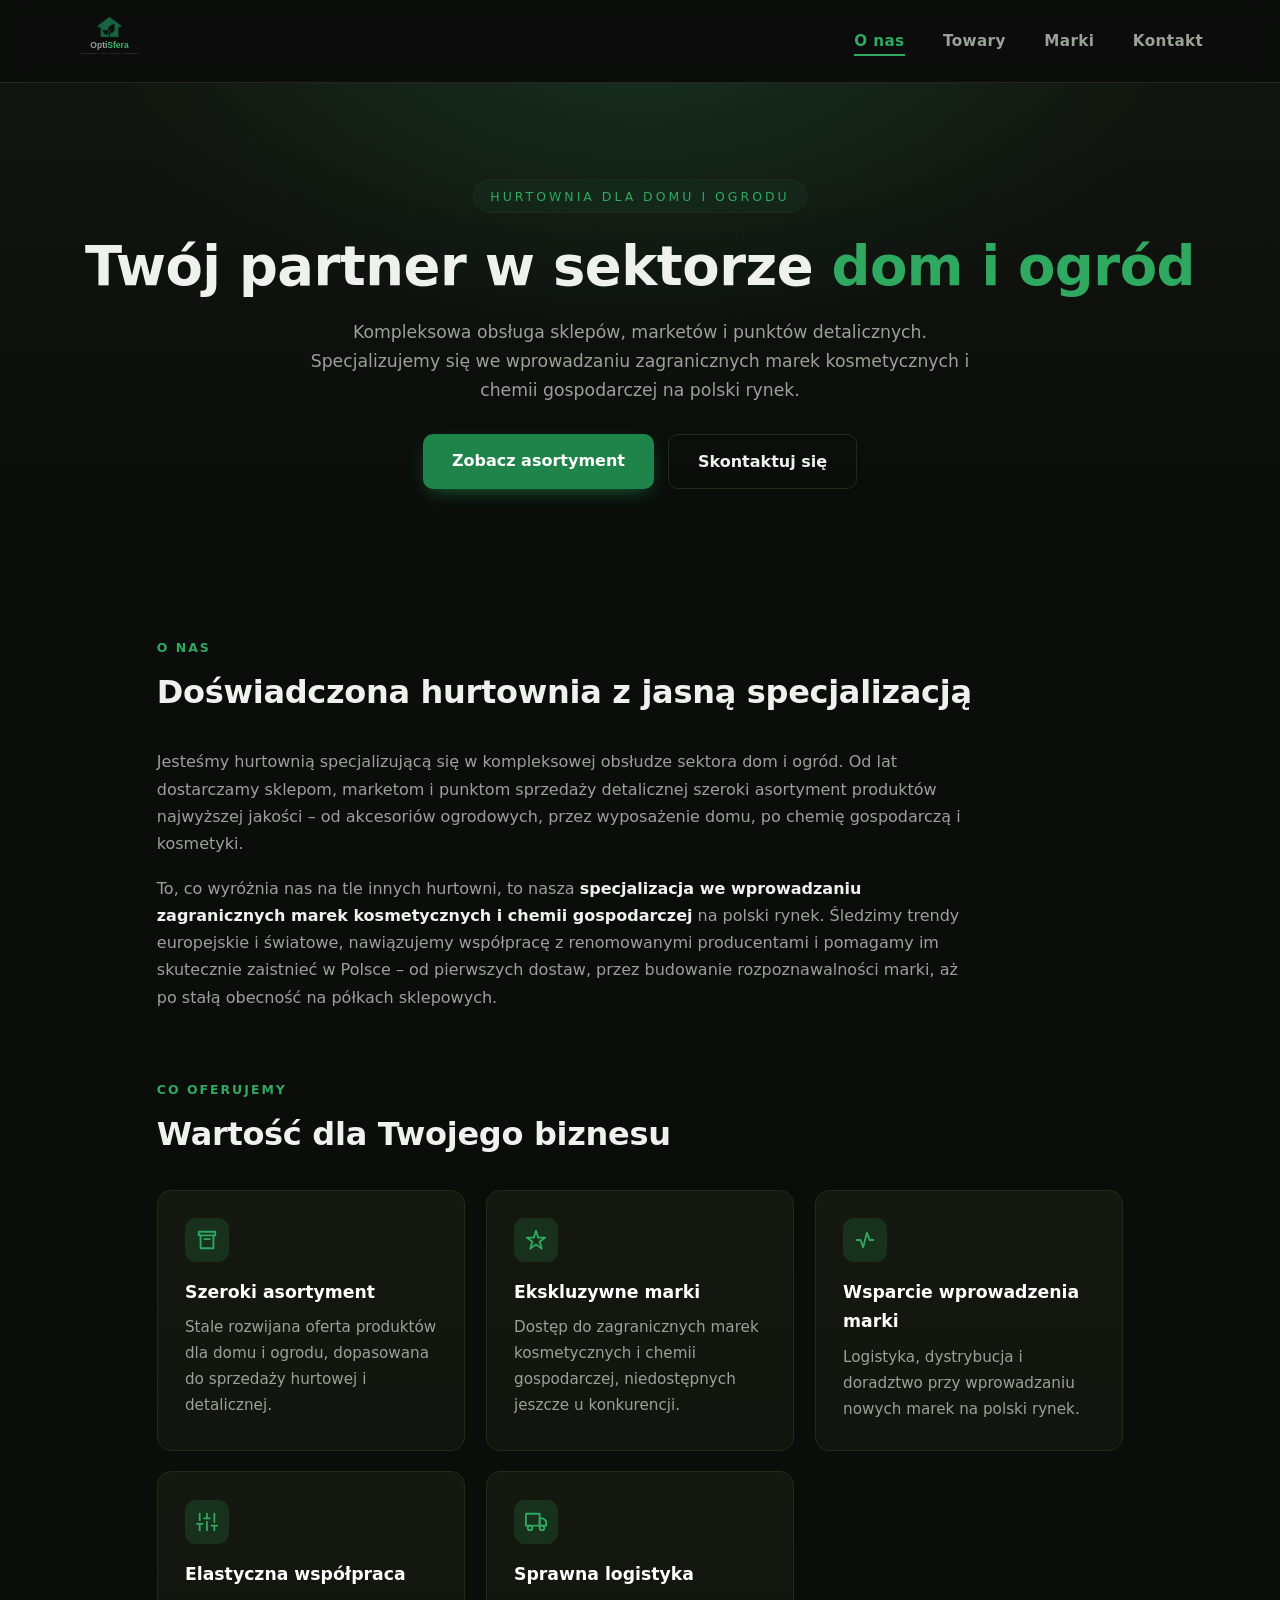
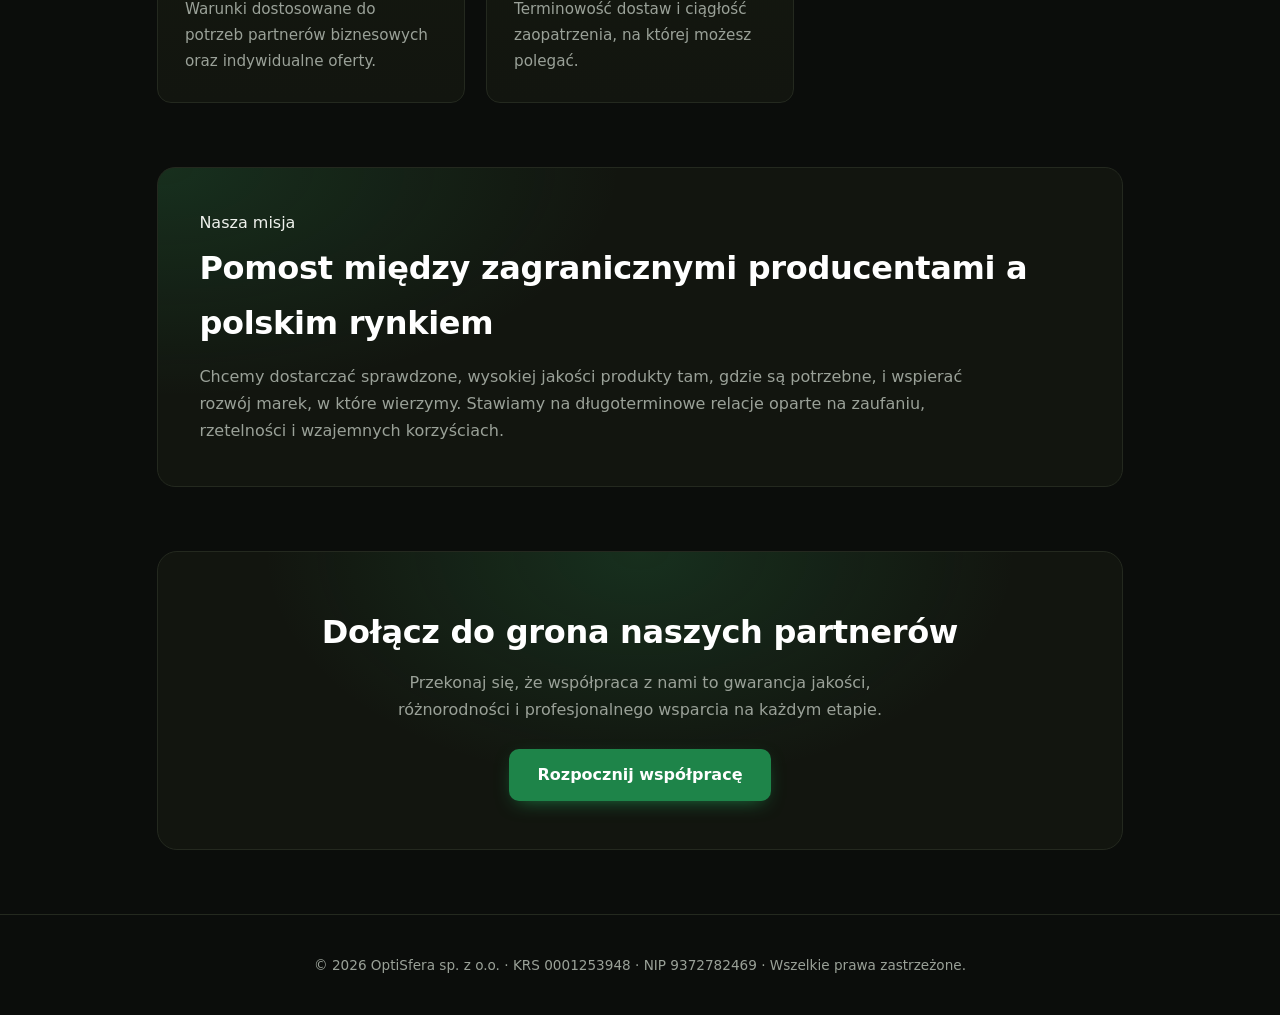
<file: index-multipage.html>
<!DOCTYPE html>
<html lang="pl">
<head>
<meta charset="UTF-8">
<meta name="viewport" content="width=device-width, initial-scale=1.0">
<title>OptiSfera — Hurtownia dla domu i ogrodu</title>
<meta name="description" content="OptiSfera — hurtownia dla domu i ogrodu. Kompleksowa obsługa sklepów i marketów, wprowadzanie zagranicznych marek kosmetycznych i chemii gospodarczej na polski rynek.">
<link rel="icon" type="image/svg+xml" href="logo.svg">
<link rel="stylesheet" href="style.css">
</head>
<body>

<header>
  <div class="brand"><img src="logo.svg" alt="OptiSfera"></div>
  <input type="checkbox" id="nav-toggle" class="nav-toggle" aria-hidden="true">
  <label for="nav-toggle" class="nav-burger" aria-label="Otwórz menu"><span></span><span></span><span></span></label>
  <nav>
    <ul>
      <li><a href="index-multipage.html" class="active">O nas</a></li>
      <li><a href="towary.html">Towary</a></li>
      <li><a href="promocje.html">Marki</a></li>
      <li><a href="kontakt.html">Kontakt</a></li>
    </ul>
  </nav>
</header>

<section class="hero">
  <div class="hero-inner">
    <span class="eyebrow">Hurtownia dla domu i ogrodu</span>
    <h1>Twój partner w sektorze <span>dom i ogród</span></h1>
    <p>Kompleksowa obsługa sklepów, marketów i punktów detalicznych. Specjalizujemy się we wprowadzaniu zagranicznych marek kosmetycznych i chemii gospodarczej na polski rynek.</p>
    <div class="btn-row">
      <a href="towary.html" class="btn">Zobacz asortyment</a>
      <a href="kontakt.html" class="btn btn-ghost">Skontaktuj się</a>
    </div>
  </div>
</section>

<main class="wrap">

  <section class="prose">
    <div class="section-head">
      <span class="kicker">O nas</span>
      <h2>Doświadczona hurtownia z jasną specjalizacją</h2>
    </div>
    <p>Jesteśmy hurtownią specjalizującą się w kompleksowej obsłudze sektora dom i ogród. Od lat dostarczamy sklepom, marketom i punktom sprzedaży detalicznej szeroki asortyment produktów najwyższej jakości – od akcesoriów ogrodowych, przez wyposażenie domu, po chemię gospodarczą i kosmetyki.</p>
    <p>To, co wyróżnia nas na tle innych hurtowni, to nasza <strong>specjalizacja we wprowadzaniu zagranicznych marek kosmetycznych i chemii gospodarczej</strong> na polski rynek. Śledzimy trendy europejskie i światowe, nawiązujemy współpracę z renomowanymi producentami i pomagamy im skutecznie zaistnieć w Polsce – od pierwszych dostaw, przez budowanie rozpoznawalności marki, aż po stałą obecność na półkach sklepowych.</p>
  </section>

  <section>
    <div class="section-head">
      <span class="kicker">Co oferujemy</span>
      <h2>Wartość dla Twojego biznesu</h2>
    </div>
    <div class="grid">
      <div class="card">
        <div class="ico"><svg viewBox="0 0 24 24" fill="none" stroke="currentColor" stroke-width="2" stroke-linecap="round" stroke-linejoin="round"><path d="M3 3h18v4H3z"/><path d="M5 7v14h14V7"/><path d="M9 11h6"/></svg></div>
        <h3>Szeroki asortyment</h3>
        <p>Stale rozwijana oferta produktów dla domu i ogrodu, dopasowana do sprzedaży hurtowej i detalicznej.</p>
      </div>
      <div class="card">
        <div class="ico"><svg viewBox="0 0 24 24" fill="none" stroke="currentColor" stroke-width="2" stroke-linecap="round" stroke-linejoin="round"><path d="M12 2l2.4 7.4H22l-6 4.6 2.3 7.4L12 17l-6.3 4.4L8 14 2 9.4h7.6z"/></svg></div>
        <h3>Ekskluzywne marki</h3>
        <p>Dostęp do zagranicznych marek kosmetycznych i chemii gospodarczej, niedostępnych jeszcze u konkurencji.</p>
      </div>
      <div class="card">
        <div class="ico"><svg viewBox="0 0 24 24" fill="none" stroke="currentColor" stroke-width="2" stroke-linecap="round" stroke-linejoin="round"><path d="M3 12h4l3 8 4-16 3 8h4"/></svg></div>
        <h3>Wsparcie wprowadzenia marki</h3>
        <p>Logistyka, dystrybucja i doradztwo przy wprowadzaniu nowych marek na polski rynek.</p>
      </div>
      <div class="card">
        <div class="ico"><svg viewBox="0 0 24 24" fill="none" stroke="currentColor" stroke-width="2" stroke-linecap="round" stroke-linejoin="round"><path d="M4 21v-7"/><path d="M4 10V3"/><path d="M12 21v-9"/><path d="M12 8V3"/><path d="M20 21v-5"/><path d="M20 12V3"/><path d="M1 14h6"/><path d="M9 8h6"/><path d="M17 16h6"/></svg></div>
        <h3>Elastyczna współpraca</h3>
        <p>Warunki dostosowane do potrzeb partnerów biznesowych oraz indywidualne oferty.</p>
      </div>
      <div class="card">
        <div class="ico"><svg viewBox="0 0 24 24" fill="none" stroke="currentColor" stroke-width="2" stroke-linecap="round" stroke-linejoin="round"><path d="M1 3h15v13H1z"/><path d="M16 8h4l3 3v5h-7z"/><circle cx="5.5" cy="18.5" r="2.5"/><circle cx="18.5" cy="18.5" r="2.5"/></svg></div>
        <h3>Sprawna logistyka</h3>
        <p>Terminowość dostaw i ciągłość zaopatrzenia, na której możesz polegać.</p>
      </div>
    </div>
  </section>

  <section>
    <div class="panel">
      <span class="kicker">Nasza misja</span>
      <h2>Pomost między zagranicznymi producentami a polskim rynkiem</h2>
      <p>Chcemy dostarczać sprawdzone, wysokiej jakości produkty tam, gdzie są potrzebne, i wspierać rozwój marek, w które wierzymy. Stawiamy na długoterminowe relacje oparte na zaufaniu, rzetelności i wzajemnych korzyściach.</p>
    </div>
  </section>

  <section>
    <div class="cta-band">
      <h2>Dołącz do grona naszych partnerów</h2>
      <p>Przekonaj się, że współpraca z nami to gwarancja jakości, różnorodności i profesjonalnego wsparcia na każdym etapie.</p>
      <a href="kontakt.html" class="btn">Rozpocznij współpracę</a>
    </div>
  </section>

</main>

<footer>&copy; 2026 OptiSfera sp. z o.o. &middot; KRS 0001253948 &middot; NIP 9372782469 &middot; Wszelkie prawa zastrzeżone.</footer>

</body>
</html>
</file>
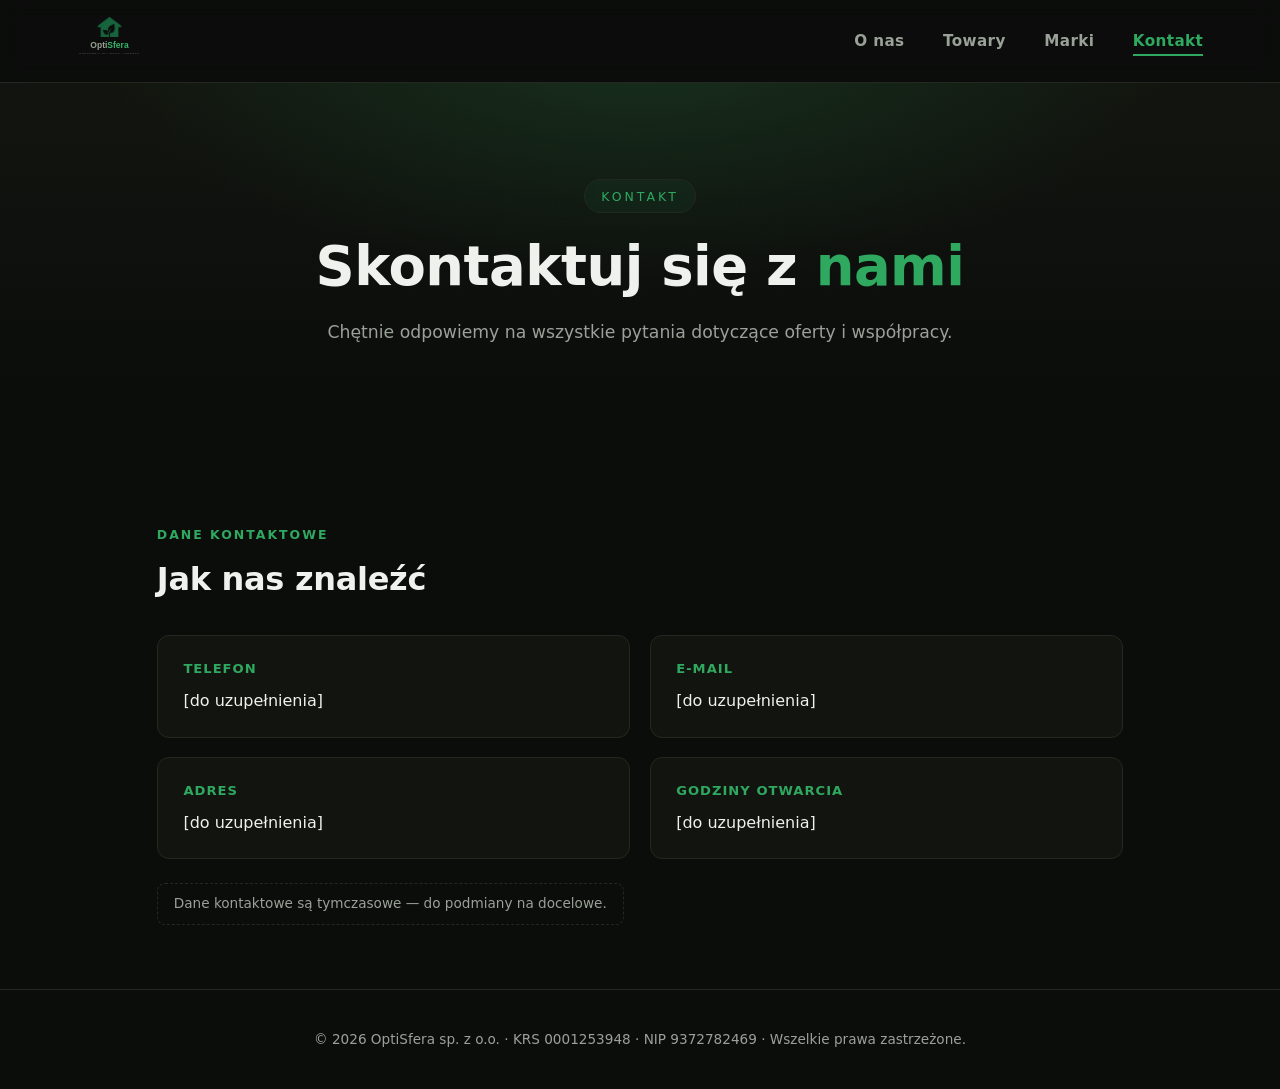
<file: kontakt.html>
<!DOCTYPE html>
<html lang="pl">
<head>
<meta charset="UTF-8">
<meta name="viewport" content="width=device-width, initial-scale=1.0">
<title>Kontakt — OptiSfera</title>
<meta name="description" content="Skontaktuj się z hurtownią OptiSfera — telefon, e-mail, adres i godziny otwarcia.">
<link rel="icon" type="image/svg+xml" href="logo.svg">
<link rel="stylesheet" href="style.css">
</head>
<body>

<header>
  <div class="brand"><img src="logo.svg" alt="OptiSfera"></div>
  <input type="checkbox" id="nav-toggle" class="nav-toggle" aria-hidden="true">
  <label for="nav-toggle" class="nav-burger" aria-label="Otwórz menu"><span></span><span></span><span></span></label>
  <nav>
    <ul>
      <li><a href="index-multipage.html">O nas</a></li>
      <li><a href="towary.html">Towary</a></li>
      <li><a href="promocje.html">Marki</a></li>
      <li><a href="kontakt.html" class="active">Kontakt</a></li>
    </ul>
  </nav>
</header>

<section class="hero">
  <div class="hero-inner">
    <span class="eyebrow">Kontakt</span>
    <h1>Skontaktuj się z <span>nami</span></h1>
    <p>Chętnie odpowiemy na wszystkie pytania dotyczące oferty i współpracy.</p>
  </div>
</section>

<main class="wrap">
  <section>
    <div class="section-head">
      <span class="kicker">Dane kontaktowe</span>
      <h2>Jak nas znaleźć</h2>
    </div>
    <div class="contact-grid">
      <div class="contact-item">
        <h3>Telefon</h3>
        <p>[do uzupełnienia]</p>
      </div>
      <div class="contact-item">
        <h3>E-mail</h3>
        <p>[do uzupełnienia]</p>
      </div>
      <div class="contact-item">
        <h3>Adres</h3>
        <p>[do uzupełnienia]</p>
      </div>
      <div class="contact-item">
        <h3>Godziny otwarcia</h3>
        <p>[do uzupełnienia]</p>
      </div>
    </div>
    <p class="placeholder-note">Dane kontaktowe są tymczasowe — do podmiany na docelowe.</p>
  </section>
</main>

<footer>&copy; 2026 OptiSfera sp. z o.o. &middot; KRS 0001253948 &middot; NIP 9372782469 &middot; Wszelkie prawa zastrzeżone.</footer>

</body>
</html>
</file>
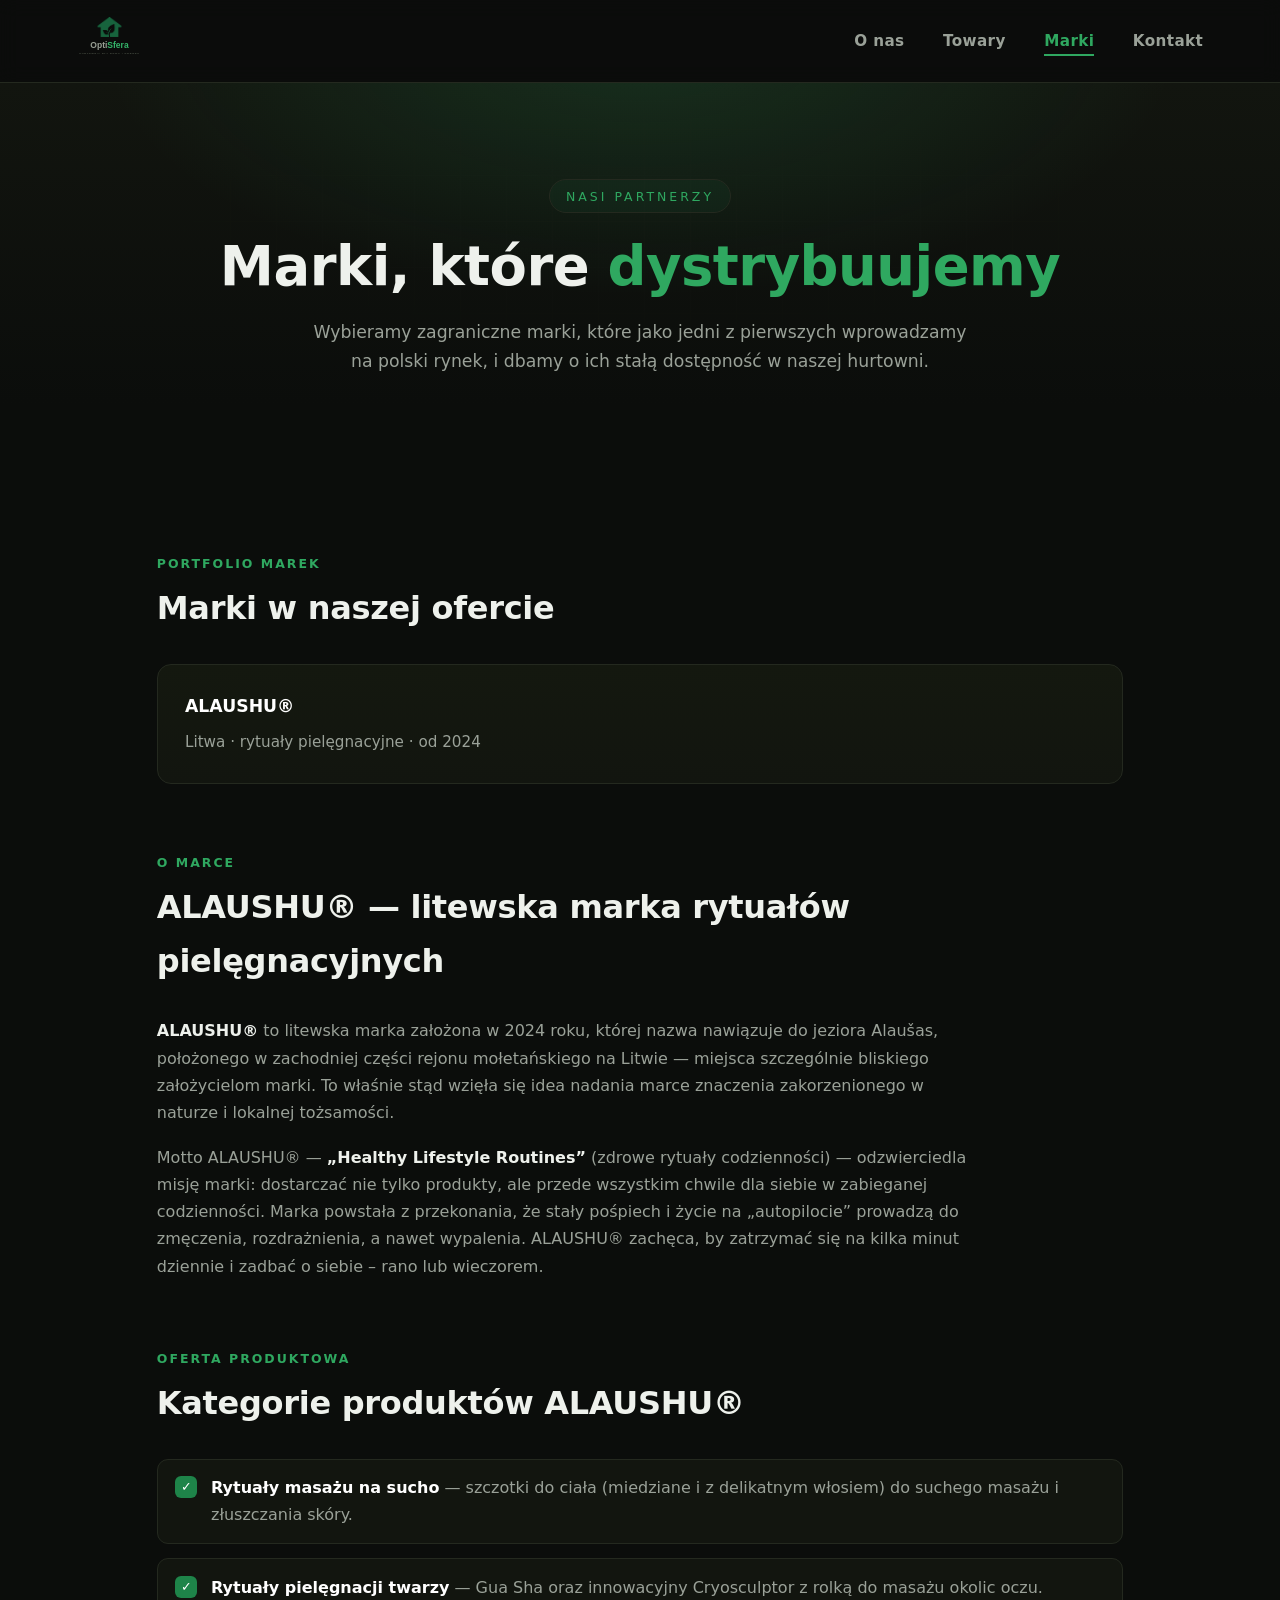
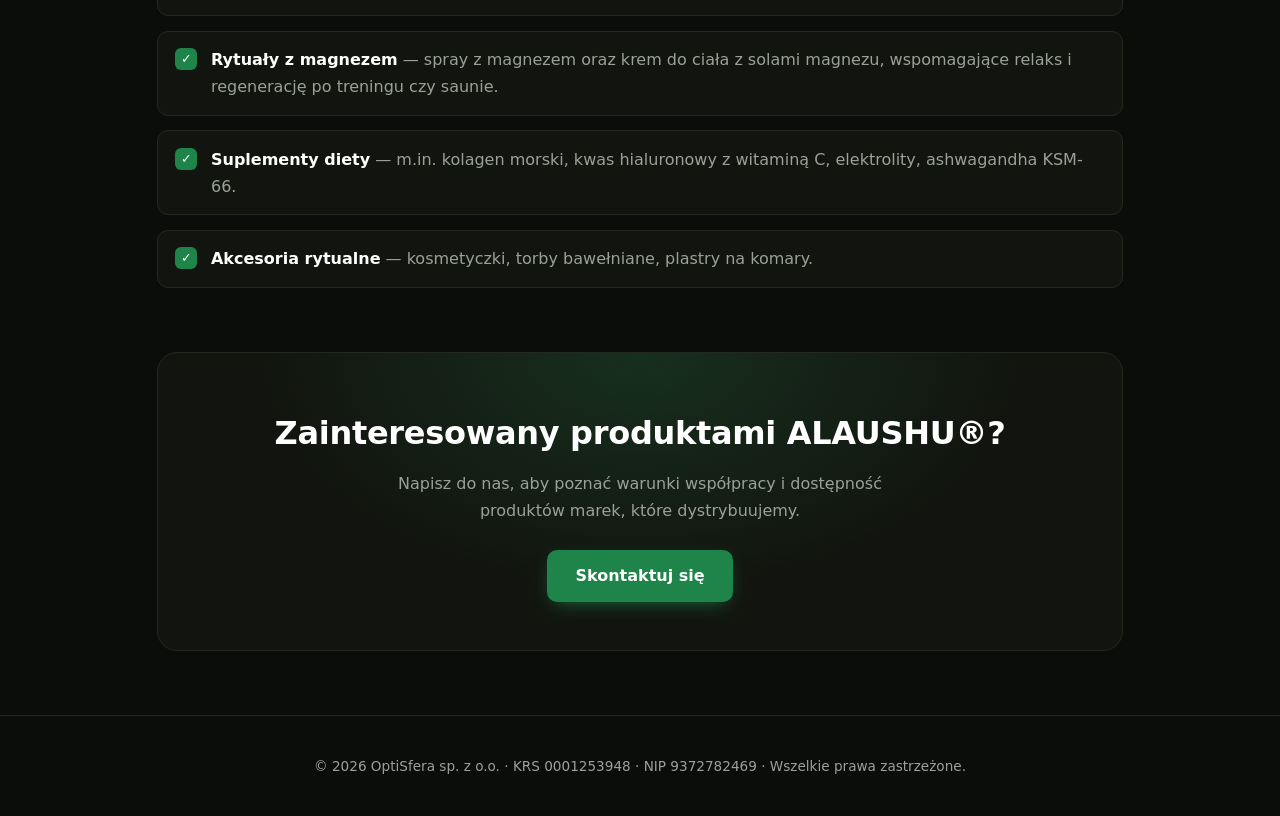
<file: promocje.html>
<!DOCTYPE html>
<html lang="pl">
<head>
<meta charset="UTF-8">
<meta name="viewport" content="width=device-width, initial-scale=1.0">
<title>Marki — OptiSfera</title>
<meta name="description" content="Marki dystrybuowane przez hurtownię OptiSfera. Poznaj ALAUSHU® — litewską markę rytuałów pielęgnacyjnych.">
<link rel="icon" type="image/svg+xml" href="logo.svg">
<link rel="stylesheet" href="style.css">
</head>
<body>

<header>
  <div class="brand"><img src="logo.svg" alt="OptiSfera"></div>
  <input type="checkbox" id="nav-toggle" class="nav-toggle" aria-hidden="true">
  <label for="nav-toggle" class="nav-burger" aria-label="Otwórz menu"><span></span><span></span><span></span></label>
  <nav>
    <ul>
      <li><a href="index-multipage.html">O nas</a></li>
      <li><a href="towary.html">Towary</a></li>
      <li><a href="promocje.html" class="active">Marki</a></li>
      <li><a href="kontakt.html">Kontakt</a></li>
    </ul>
  </nav>
</header>

<section class="hero">
  <div class="hero-inner">
    <span class="eyebrow">Nasi partnerzy</span>
    <h1>Marki, które <span>dystrybuujemy</span></h1>
    <p>Wybieramy zagraniczne marki, które jako jedni z pierwszych wprowadzamy na polski rynek, i dbamy o ich stałą dostępność w naszej hurtowni.</p>
  </div>
</section>

<main class="wrap">

  <section>
    <div class="section-head">
      <span class="kicker">Portfolio marek</span>
      <h2>Marki w naszej ofercie</h2>
    </div>
    <div class="grid">
      <div class="card">
        <h3>ALAUSHU®</h3>
        <p>Litwa · rytuały pielęgnacyjne · od 2024</p>
      </div>
    </div>
  </section>

  <section class="prose">
    <div class="section-head">
      <span class="kicker">O marce</span>
      <h2>ALAUSHU® — litewska marka rytuałów pielęgnacyjnych</h2>
    </div>
    <p><strong>ALAUSHU®</strong> to litewska marka założona w 2024 roku, której nazwa nawiązuje do jeziora Alaušas, położonego w zachodniej części rejonu mołetańskiego na Litwie — miejsca szczególnie bliskiego założycielom marki. To właśnie stąd wzięła się idea nadania marce znaczenia zakorzenionego w naturze i lokalnej tożsamości.</p>
    <p>Motto ALAUSHU® — <strong>„Healthy Lifestyle Routines”</strong> (zdrowe rytuały codzienności) — odzwierciedla misję marki: dostarczać nie tylko produkty, ale przede wszystkim chwile dla siebie w zabieganej codzienności. Marka powstała z przekonania, że stały pośpiech i życie na „autopilocie” prowadzą do zmęczenia, rozdrażnienia, a nawet wypalenia. ALAUSHU® zachęca, by zatrzymać się na kilka minut dziennie i zadbać o siebie – rano lub wieczorem.</p>
  </section>

  <section>
    <div class="section-head">
      <span class="kicker">Oferta produktowa</span>
      <h2>Kategorie produktów ALAUSHU®</h2>
    </div>
    <ul class="check-list">
      <li><span class="tick">✓</span><span><strong>Rytuały masażu na sucho</strong> — szczotki do ciała (miedziane i z delikatnym włosiem) do suchego masażu i złuszczania skóry.</span></li>
      <li><span class="tick">✓</span><span><strong>Rytuały pielęgnacji twarzy</strong> — Gua Sha oraz innowacyjny Cryosculptor z rolką do masażu okolic oczu.</span></li>
      <li><span class="tick">✓</span><span><strong>Rytuały z magnezem</strong> — spray z magnezem oraz krem do ciała z solami magnezu, wspomagające relaks i regenerację po treningu czy saunie.</span></li>
      <li><span class="tick">✓</span><span><strong>Suplementy diety</strong> — m.in. kolagen morski, kwas hialuronowy z witaminą C, elektrolity, ashwagandha KSM-66.</span></li>
      <li><span class="tick">✓</span><span><strong>Akcesoria rytualne</strong> — kosmetyczki, torby bawełniane, plastry na komary.</span></li>
    </ul>
  </section>

  <section>
    <div class="cta-band">
      <h2>Zainteresowany produktami ALAUSHU®?</h2>
      <p>Napisz do nas, aby poznać warunki współpracy i dostępność produktów marek, które dystrybuujemy.</p>
      <a href="kontakt.html" class="btn">Skontaktuj się</a>
    </div>
  </section>

</main>

<footer>&copy; 2026 OptiSfera sp. z o.o. &middot; KRS 0001253948 &middot; NIP 9372782469 &middot; Wszelkie prawa zastrzeżone.</footer>

</body>
</html>
</file>
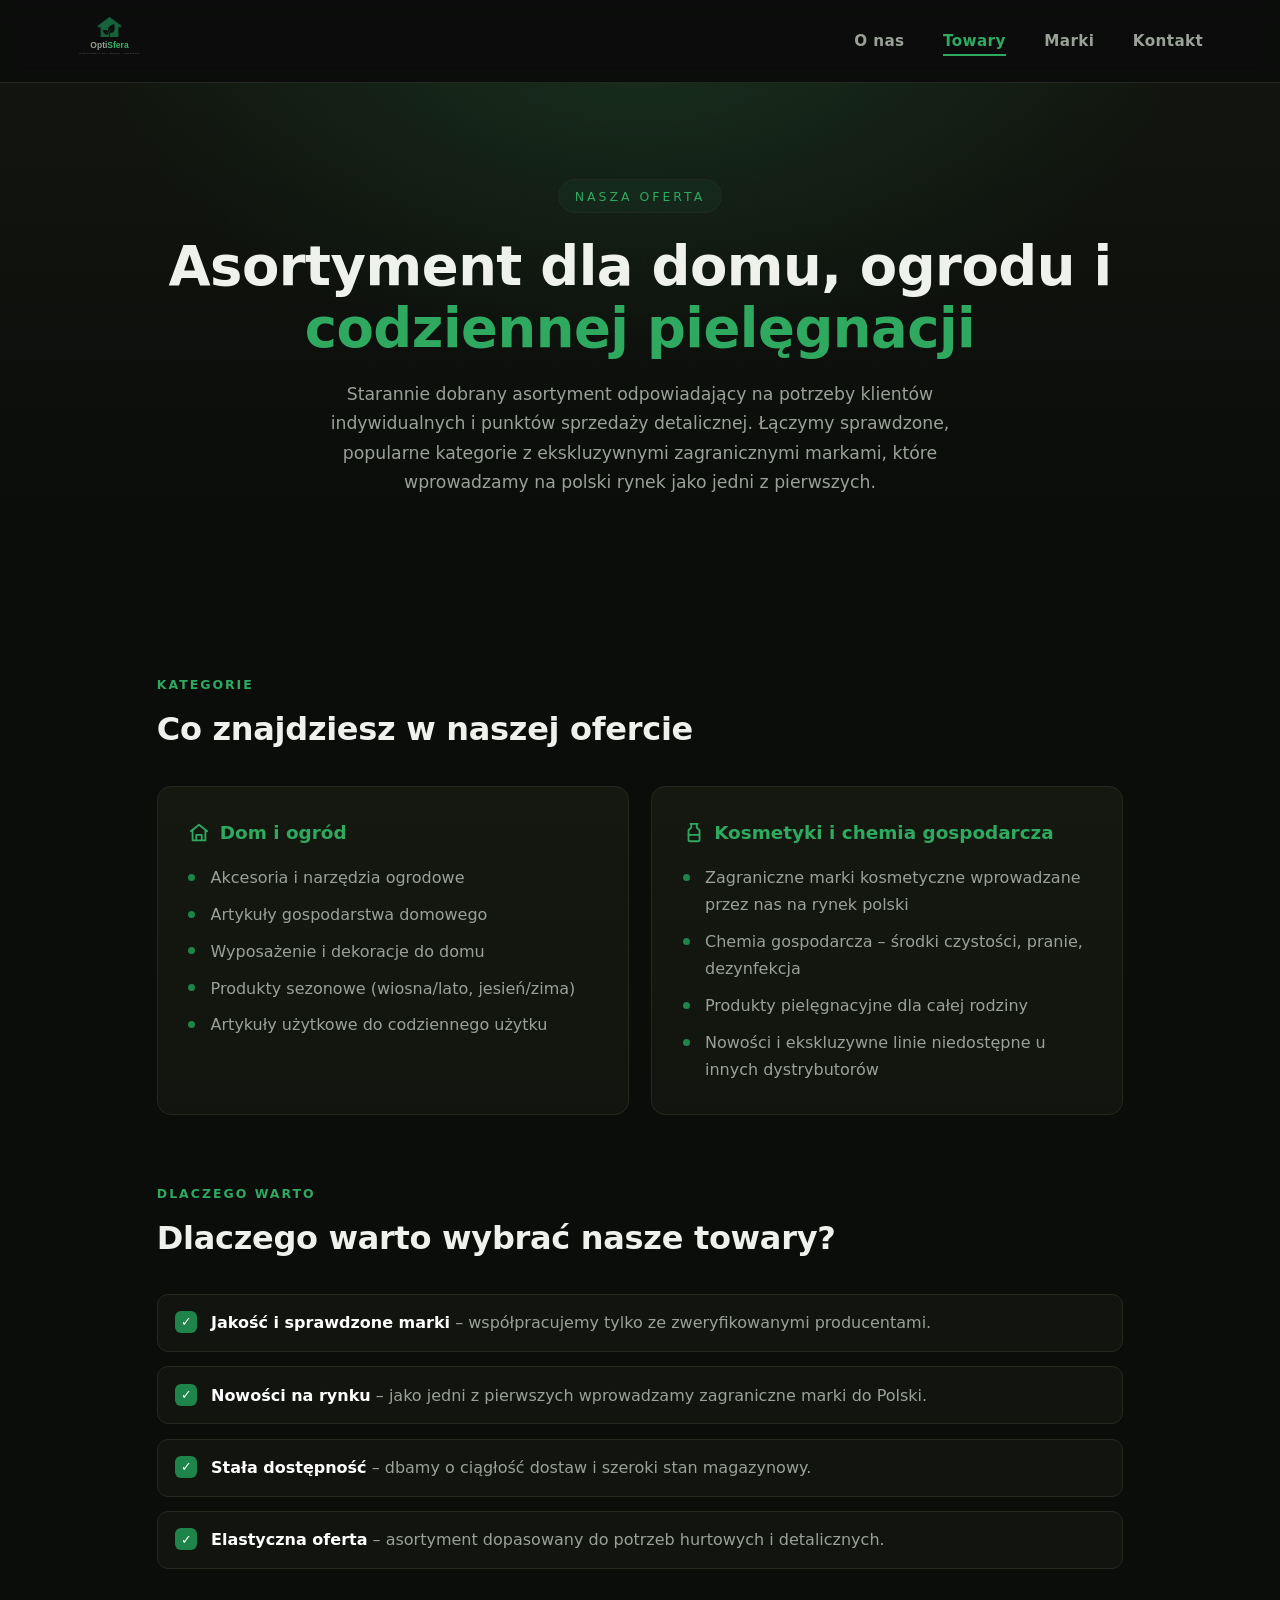
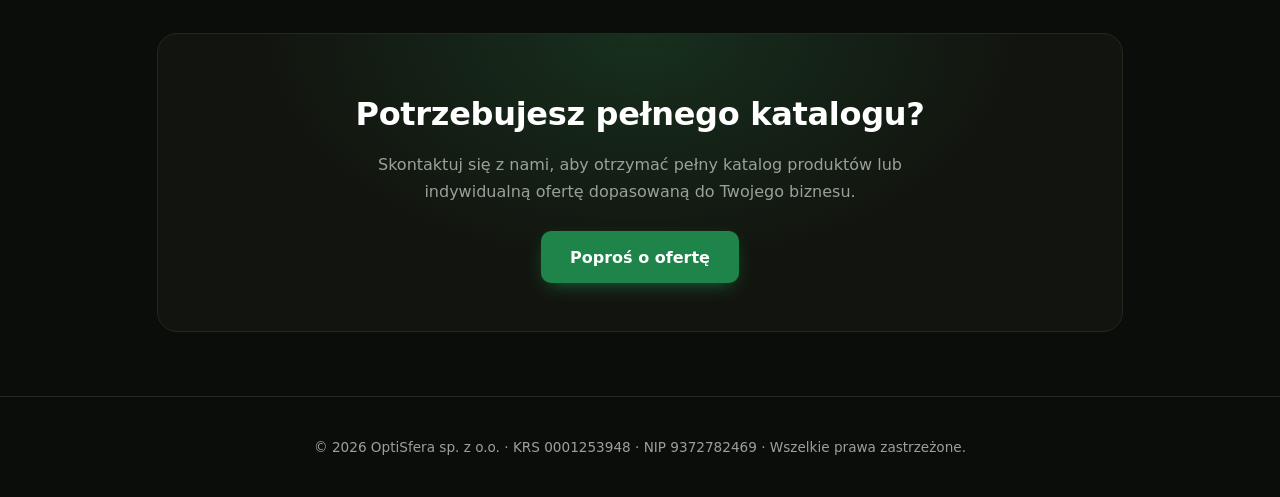
<file: towary.html>
<!DOCTYPE html>
<html lang="pl">
<head>
<meta charset="UTF-8">
<meta name="viewport" content="width=device-width, initial-scale=1.0">
<title>Towary — OptiSfera</title>
<meta name="description" content="Asortyment OptiSfera: artykuły dla domu i ogrodu, kosmetyki i chemia gospodarcza, zagraniczne marki wprowadzane na polski rynek.">
<link rel="icon" type="image/svg+xml" href="logo.svg">
<link rel="stylesheet" href="style.css">
</head>
<body>

<header>
  <div class="brand"><img src="logo.svg" alt="OptiSfera"></div>
  <input type="checkbox" id="nav-toggle" class="nav-toggle" aria-hidden="true">
  <label for="nav-toggle" class="nav-burger" aria-label="Otwórz menu"><span></span><span></span><span></span></label>
  <nav>
    <ul>
      <li><a href="index-multipage.html">O nas</a></li>
      <li><a href="towary.html" class="active">Towary</a></li>
      <li><a href="promocje.html">Marki</a></li>
      <li><a href="kontakt.html">Kontakt</a></li>
    </ul>
  </nav>
</header>

<section class="hero">
  <div class="hero-inner">
    <span class="eyebrow">Nasza oferta</span>
    <h1>Asortyment dla domu, ogrodu i <span>codziennej pielęgnacji</span></h1>
    <p>Starannie dobrany asortyment odpowiadający na potrzeby klientów indywidualnych i punktów sprzedaży detalicznej. Łączymy sprawdzone, popularne kategorie z ekskluzywnymi zagranicznymi markami, które wprowadzamy na polski rynek jako jedni z pierwszych.</p>
  </div>
</section>

<main class="wrap">

  <section>
    <div class="section-head">
      <span class="kicker">Kategorie</span>
      <h2>Co znajdziesz w naszej ofercie</h2>
    </div>
    <div class="cols">
      <div class="col-card">
        <h3>
          <svg width="22" height="22" viewBox="0 0 24 24" fill="none" stroke="currentColor" stroke-width="2" stroke-linecap="round" stroke-linejoin="round"><path d="M3 10l9-7 9 7"/><path d="M5 9v11h14V9"/><path d="M9 20v-6h6v6"/></svg>
          Dom i ogród
        </h3>
        <ul>
          <li>Akcesoria i narzędzia ogrodowe</li>
          <li>Artykuły gospodarstwa domowego</li>
          <li>Wyposażenie i dekoracje do domu</li>
          <li>Produkty sezonowe (wiosna/lato, jesień/zima)</li>
          <li>Artykuły użytkowe do codziennego użytku</li>
        </ul>
      </div>
      <div class="col-card">
        <h3>
          <svg width="22" height="22" viewBox="0 0 24 24" fill="none" stroke="currentColor" stroke-width="2" stroke-linecap="round" stroke-linejoin="round"><path d="M8 2h8"/><path d="M9 2v4L6 9v11a1 1 0 001 1h10a1 1 0 001-1V9l-3-3V2"/><path d="M6 14h12"/></svg>
          Kosmetyki i chemia gospodarcza
        </h3>
        <ul>
          <li>Zagraniczne marki kosmetyczne wprowadzane przez nas na rynek polski</li>
          <li>Chemia gospodarcza – środki czystości, pranie, dezynfekcja</li>
          <li>Produkty pielęgnacyjne dla całej rodziny</li>
          <li>Nowości i ekskluzywne linie niedostępne u innych dystrybutorów</li>
        </ul>
      </div>
    </div>
  </section>

  <section>
    <div class="section-head">
      <span class="kicker">Dlaczego warto</span>
      <h2>Dlaczego warto wybrać nasze towary?</h2>
    </div>
    <ul class="check-list">
      <li><span class="tick">✓</span><span><strong>Jakość i sprawdzone marki</strong> – współpracujemy tylko ze zweryfikowanymi producentami.</span></li>
      <li><span class="tick">✓</span><span><strong>Nowości na rynku</strong> – jako jedni z pierwszych wprowadzamy zagraniczne marki do Polski.</span></li>
      <li><span class="tick">✓</span><span><strong>Stała dostępność</strong> – dbamy o ciągłość dostaw i szeroki stan magazynowy.</span></li>
      <li><span class="tick">✓</span><span><strong>Elastyczna oferta</strong> – asortyment dopasowany do potrzeb hurtowych i detalicznych.</span></li>
    </ul>
  </section>

  <section>
    <div class="cta-band">
      <h2>Potrzebujesz pełnego katalogu?</h2>
      <p>Skontaktuj się z nami, aby otrzymać pełny katalog produktów lub indywidualną ofertę dopasowaną do Twojego biznesu.</p>
      <a href="kontakt.html" class="btn">Poproś o ofertę</a>
    </div>
  </section>

</main>

<footer>&copy; 2026 OptiSfera sp. z o.o. &middot; KRS 0001253948 &middot; NIP 9372782469 &middot; Wszelkie prawa zastrzeżone.</footer>

</body>
</html>
</file>
<file: style.css>
:root{
  --bg: #0b0d0b;
  --bg-alt: #12150f;
  --bg-card: #14180f;
  --green: #1e8449;
  --green-light: #2fa860;
  --green-glow: rgba(47,168,96,.18);
  --text: #eef1ec;
  --text-muted: #9aa198;
  --border: #24291f;
  --radius: 14px;
}

*{ box-sizing: border-box; margin:0; padding:0; }
html{ scroll-behavior: smooth; }

body{
  background: var(--bg);
  color: var(--text);
  font-family: 'Segoe UI', system-ui, Arial, Helvetica, sans-serif;
  line-height: 1.7;
  overflow-x: hidden;
}

a{ color: inherit; text-decoration: none; }
img{ max-width: 100%; display:block; }

.wrap{ max-width: 1120px; margin: 0 auto; padding: 0 6vw; }

/* ---------- header ---------- */
header{
  display:flex;
  align-items:center;
  justify-content:space-between;
  padding: 16px 6vw;
  border-bottom: 1px solid var(--border);
  position: sticky;
  top: 0;
  background: rgba(11,13,11,.82);
  backdrop-filter: blur(10px);
  z-index: 100;
}
.brand img{ height: 50px; width:auto; }

nav ul{ display:flex; list-style:none; gap: 2.4rem; }
nav a{
  color: var(--text-muted);
  font-weight: 600;
  letter-spacing:.4px;
  font-size:.95rem;
  position: relative;
  padding: 6px 0;
  transition: color .2s ease;
}
nav a::after{
  content:"";
  position:absolute; left:0; bottom:0;
  width:0; height:2px; background: var(--green-light);
  transition: width .25s ease;
}
nav a:hover, nav a.active{ color: var(--green-light); }
nav a:hover::after, nav a.active::after{ width:100%; }

/* ---------- mobile nav toggle (hidden on desktop) ---------- */
.nav-toggle{ display:none; }
.nav-burger{ display:none; cursor:pointer; padding:6px; position:relative; z-index:110; }
.nav-burger span{
  display:block;
  width:24px; height:2px;
  background: var(--text);
  margin:5px 0;
  border-radius:2px;
  transition: transform .25s ease, opacity .2s ease;
}

/* ---------- hero ---------- */
.hero{
  position: relative;
  padding: 6rem 6vw 5rem;
  text-align:center;
  overflow:hidden;
  background:
    radial-gradient(60% 90% at 50% -10%, var(--green-glow), transparent 70%),
    linear-gradient(180deg, var(--bg-alt), var(--bg) 80%);
}
.hero::before{
  content:"";
  position:absolute; inset:0;
  background-image:
    linear-gradient(var(--border) 1px, transparent 1px),
    linear-gradient(90deg, var(--border) 1px, transparent 1px);
  background-size: 46px 46px;
  opacity:.12;
  mask-image: radial-gradient(70% 60% at 50% 30%, #000, transparent 75%);
}
.hero-inner{ position:relative; z-index:1; }
.eyebrow{
  display:inline-block;
  color: var(--green-light);
  font-size:.78rem;
  letter-spacing: 3px;
  text-transform: uppercase;
  border:1px solid var(--border);
  border-radius: 100px;
  padding:.35rem 1rem;
  margin-bottom: 1.4rem;
  background: rgba(47,168,96,.06);
}
.hero h1{
  font-size: clamp(2rem, 5vw, 3.4rem);
  line-height:1.15;
  margin-bottom: 1.2rem;
  letter-spacing:-.5px;
}
.hero h1 span{ color: var(--green-light); }
.hero p{
  color: var(--text-muted);
  max-width: 680px;
  margin: 0 auto 1.8rem;
  font-size: 1.08rem;
}

/* ---------- buttons ---------- */
.btn{
  display:inline-block;
  background: var(--green);
  color:#fff;
  padding:.8rem 1.8rem;
  border-radius: 10px;
  font-weight:600;
  transition: transform .18s ease, background .2s ease, box-shadow .2s ease;
  box-shadow: 0 6px 20px -8px var(--green);
}
.btn:hover{ background: var(--green-light); transform: translateY(-2px); }
.btn-ghost{
  background: transparent;
  border:1px solid var(--border);
  color: var(--text);
  box-shadow:none;
}
.btn-ghost:hover{ border-color: var(--green-light); color: var(--green-light); background: transparent; }
.btn-row{ display:flex; gap:.9rem; justify-content:center; flex-wrap:wrap; }

/* ---------- sections ---------- */
main{ padding: 4rem 0 5rem; }
section{ margin-bottom: 4rem; }

.section-head{ margin-bottom: 1.8rem; }
.section-head .kicker{
  color: var(--green-light);
  font-size:.78rem;
  letter-spacing:2px;
  text-transform: uppercase;
  font-weight:700;
}
h2{
  font-size: clamp(1.5rem, 3vw, 2rem);
  margin-top:.3rem;
  letter-spacing:-.3px;
}
h2 + p.lead{ color: var(--text-muted); margin-top:.8rem; max-width: 760px; }

p{ color: var(--text); }
.muted{ color: var(--text-muted); }
strong{ color:#fff; }

/* prose text blocks */
.prose p{ color: var(--text-muted); margin-bottom: 1.1rem; max-width: 820px; }
.prose p strong{ color: var(--text); }

/* ---------- feature grid / cards ---------- */
.grid{
  display:grid;
  grid-template-columns: repeat(auto-fit, minmax(240px, 1fr));
  gap: 1.3rem;
  margin-top: 1.8rem;
}
.card{
  background: linear-gradient(180deg, var(--bg-card), var(--bg-alt));
  border: 1px solid var(--border);
  border-radius: var(--radius);
  padding: 1.7rem;
  transition: transform .22s ease, border-color .22s ease, box-shadow .22s ease;
}
.card:hover{
  transform: translateY(-5px);
  border-color: var(--green);
  box-shadow: 0 18px 40px -22px var(--green);
}
.card .ico{
  width:44px; height:44px;
  display:flex; align-items:center; justify-content:center;
  border-radius: 11px;
  background: var(--green-glow);
  color: var(--green-light);
  margin-bottom: 1rem;
}
.card .ico svg{ width:22px; height:22px; }
.card h3{ color:#fff; margin-bottom:.5rem; font-size:1.08rem; }
.card p{ color: var(--text-muted); font-size:.95rem; }

/* ---------- checklist ---------- */
.check-list{ list-style:none; display:grid; gap:.9rem; margin-top:1.4rem; }
.check-list li{
  display:flex; gap:.85rem; align-items:flex-start;
  color: var(--text-muted);
  padding:.9rem 1.1rem;
  background: var(--bg-alt);
  border:1px solid var(--border);
  border-radius: 11px;
  transition: border-color .2s ease;
}
.check-list li:hover{ border-color: var(--green); }
.check-list li strong{ color:#fff; }
.check-list .tick{
  flex:0 0 auto;
  width:22px; height:22px; margin-top:2px;
  border-radius: 6px;
  background: var(--green);
  color:#fff;
  display:flex; align-items:center; justify-content:center;
  font-size:.8rem;
}

/* ---------- highlight / mission ---------- */
.panel{
  background:
    radial-gradient(80% 120% at 0% 0%, var(--green-glow), transparent 60%),
    var(--bg-alt);
  border:1px solid var(--border);
  border-radius: 18px;
  padding: 2.6rem;
}
.panel h2{ color:#fff; }
.panel p{ color: var(--text-muted); max-width: 780px; margin-top:.8rem; }

/* ---------- two-column product blocks ---------- */
.cols{
  display:grid;
  grid-template-columns: repeat(auto-fit, minmax(300px, 1fr));
  gap: 1.4rem;
  margin-top: 1.8rem;
}
.col-card{
  background: linear-gradient(180deg, var(--bg-card), var(--bg-alt));
  border:1px solid var(--border);
  border-radius: var(--radius);
  padding: 1.9rem;
}
.col-card h3{
  color: var(--green-light);
  font-size:1.15rem;
  margin-bottom:1rem;
  display:flex; align-items:center; gap:.6rem;
}
.col-card ul{ list-style:none; display:grid; gap:.6rem; }
.col-card li{
  color: var(--text-muted);
  padding-left:1.4rem;
  position:relative;
}
.col-card li::before{
  content:"";
  position:absolute; left:0; top:.6em;
  width:7px; height:7px; border-radius:50%;
  background: var(--green);
}

/* ---------- contact ---------- */
.contact-grid{ display:grid; grid-template-columns: 1fr 1fr; gap: 1.2rem; margin-top:1.8rem; }
.contact-item{
  background: var(--bg-alt);
  border:1px solid var(--border);
  border-radius: 12px;
  padding: 1.4rem 1.6rem;
}
.contact-item h3{
  color: var(--green-light);
  font-size:.82rem;
  text-transform: uppercase;
  letter-spacing:1px;
  margin-bottom:.4rem;
}

/* ---------- cta band ---------- */
.cta-band{
  text-align:center;
  background:
    radial-gradient(60% 120% at 50% 0%, var(--green-glow), transparent 65%),
    var(--bg-alt);
  border:1px solid var(--border);
  border-radius: 20px;
  padding: 3rem 2rem;
}
.cta-band h2{ color:#fff; margin-bottom:.6rem; }
.cta-band p{ color: var(--text-muted); max-width:560px; margin: 0 auto 1.6rem; }

.placeholder-note{
  display:inline-block;
  margin-top:1.5rem;
  padding:.5rem 1rem;
  border:1px dashed var(--border);
  border-radius:8px;
  color: var(--text-muted);
  font-size:.85rem;
}

/* ---------- footer ---------- */
footer{
  border-top: 1px solid var(--border);
  padding: 2.4rem 6vw;
  text-align:center;
  color: var(--text-muted);
  font-size:.85rem;
}

/* ---------- responsive ---------- */
@media (max-width: 900px){
  nav ul{ gap: 1.5rem; }
}

@media (max-width: 720px){
  .brand img{ height: 40px; }

  /* hamburger menu */
  .nav-burger{ display:block; }
  nav{
    position: fixed;
    top: 0; right: 0;
    height: 100vh;
    width: min(78vw, 320px);
    background: var(--bg-alt);
    border-left: 1px solid var(--border);
    padding: 5.5rem 2rem 2rem;
    transform: translateX(100%);
    transition: transform .3s ease;
    z-index: 105;
  }
  nav ul{ flex-direction: column; gap: 1.4rem; }
  nav a{ font-size: 1.05rem; display:block; }
  .nav-toggle:checked ~ nav{ transform: translateX(0); }
  .nav-toggle:checked ~ .nav-burger span:nth-child(1){ transform: translateY(7px) rotate(45deg); }
  .nav-toggle:checked ~ .nav-burger span:nth-child(2){ opacity:0; }
  .nav-toggle:checked ~ .nav-burger span:nth-child(3){ transform: translateY(-7px) rotate(-45deg); }

  .hero{ padding: 3.5rem 6vw 3rem; }
  .hero p{ font-size: 1rem; }
  main{ padding: 2.5rem 0 3.5rem; }
  section{ margin-bottom: 2.8rem; }
  .panel{ padding: 1.8rem; }
  .cta-band{ padding: 2.2rem 1.4rem; }
  .contact-grid{ grid-template-columns: 1fr; }
  .card, .col-card{ padding: 1.4rem; }
}

@media (max-width: 480px){
  .wrap{ padding: 0 5vw; }
  .hero h1{ font-size: 1.75rem; }
  .eyebrow{ font-size:.7rem; letter-spacing:2px; }
  .btn-row{ flex-direction: column; align-items: stretch; }
  .btn{ text-align:center; }
  footer{ font-size:.78rem; line-height:1.9; }
}
</file>
